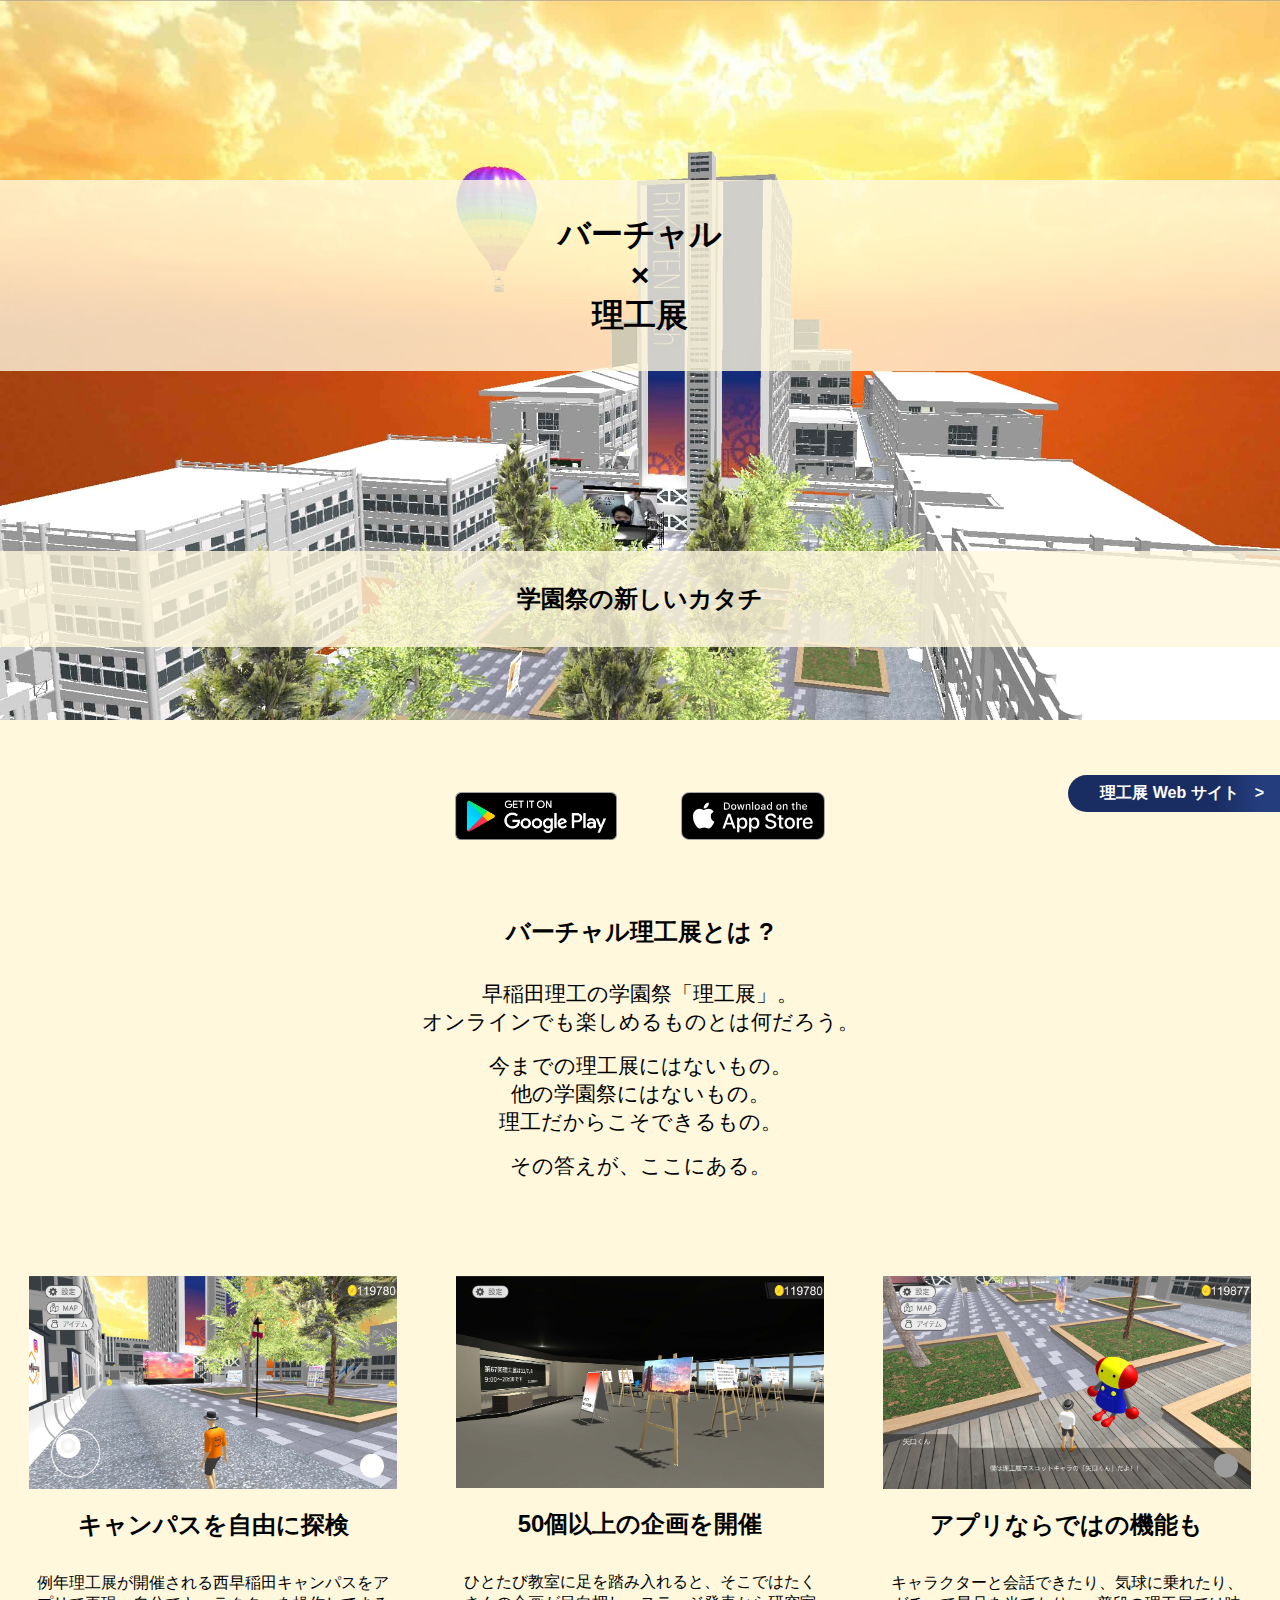
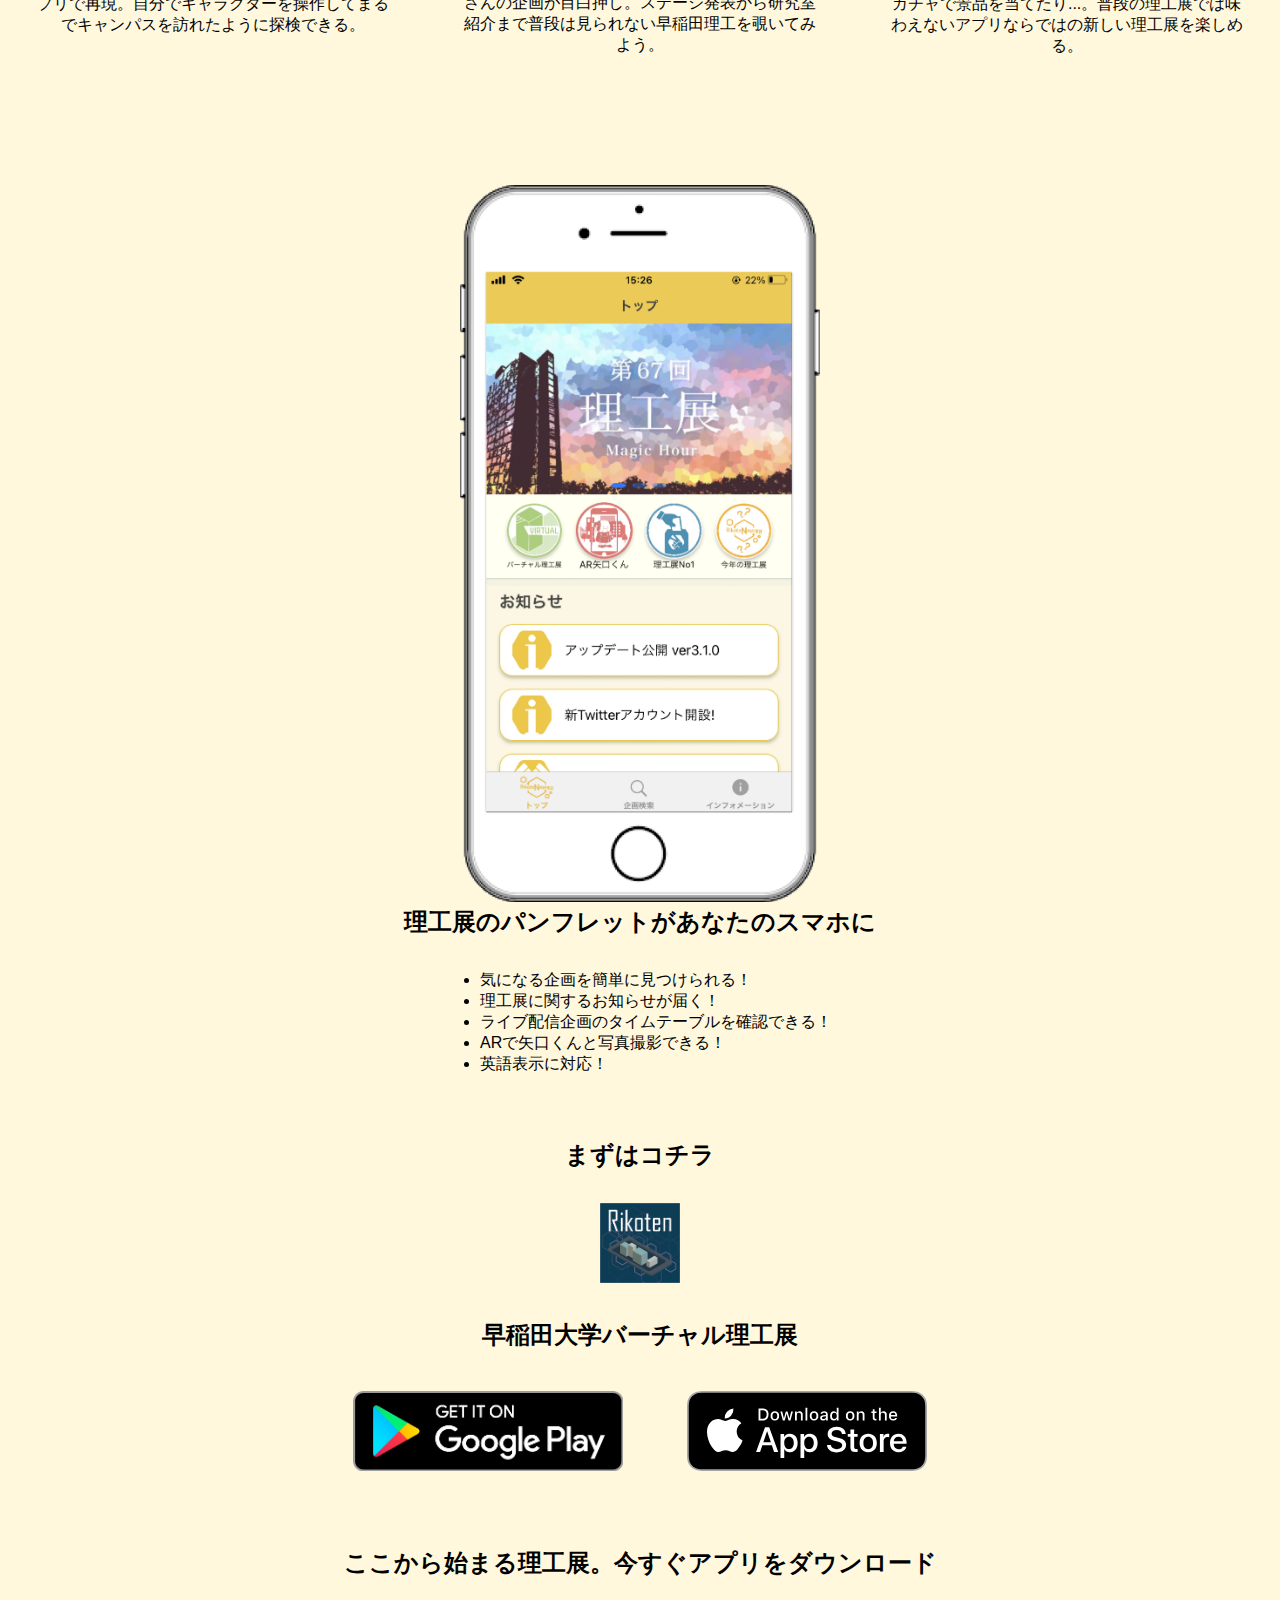
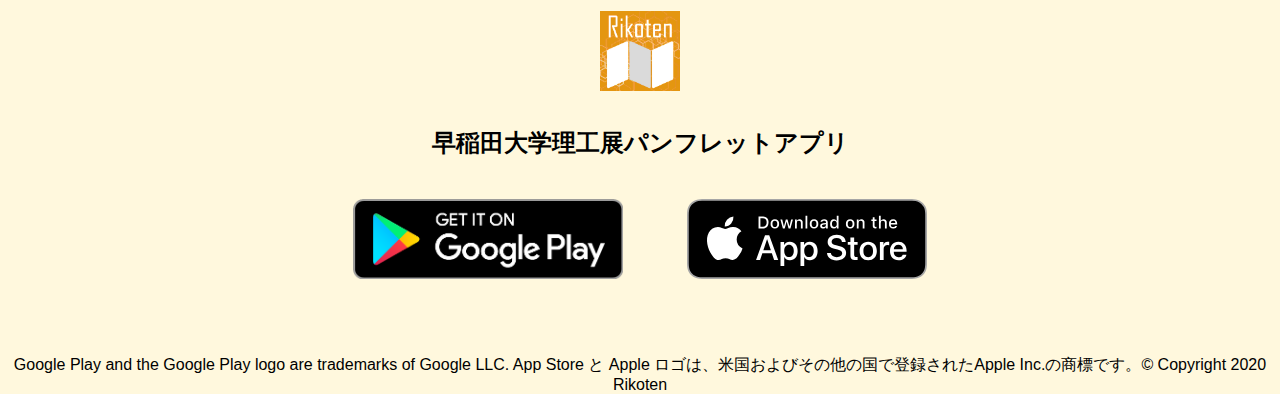
<file: index.html>
<!DOCTYPE html>
<html lang='en'>
<head>
    <meta charset='UTF-8'>
    <meta name='viewport' content='width=device-width, initial-scale=1.0'>
    <title>理工展アプリ</title>

    <link rel='stylesheet' href='./style.css'>
</head>
<body>
    <a class='main-site' href='https://rikoten.com'>理工展 Web サイト</a>
    <div class='top-cover'>
        <h1>バーチャル<br>×<br>理工展</h1>
        <p>学園祭の新しいカタチ</p>
    </div>
    <div class='store-links'>
        <a href='https://play.google.com/store/apps/details?id=com.RikotenRenrakukai.VirtualRikoten' target='_blank' rel='noopener noreferrer'><img alt='Google Play へのリンク' src='./store-logo/googleplay.png'></a>
        <a href='https://apps.apple.com/jp/app/%E6%97%A9%E7%A8%B2%E7%94%B0%E5%A4%A7%E5%AD%A6%E3%83%90%E3%83%BC%E3%83%81%E3%83%A3%E3%83%AB%E7%90%86%E5%B7%A5%E5%B1%95%E3%82%A2%E3%83%97%E3%83%AA/id1536308614' target='_blank' rel='noopener noreferrer'><img alt='App Store へのリンク' src='./store-logo/appstore.svg'></a>
    </div>
    <div class='description'>
        <h1>バーチャル理工展とは ?</h1>
        <p>早稲田理工の学園祭「理工展」。<br>オンラインでも楽しめるものとは何だろう。</p>
        <p>今までの理工展にはないもの。<br>他の学園祭にはないもの。<br>理工だからこそできるもの。</p>
        <p>その答えが、ここにある。</p>
    </div>
    <div class='features'>
        <ul>
            <li>
                <img src='./images/features-1.jpg'>
                <h2>キャンパスを自由に探検</h2>
                <p>例年理工展が開催される西早稲田キャンパスをアプリで再現。自分でキャラクターを操作してまるでキャンパスを訪れたように探検できる。</p>
            </li>
            <li>
                <img src='./images/features-2.jpg'>
                <h2>50個以上の企画を開催</h2>
                <p>ひとたび教室に足を踏み入れると、そこではたくさんの企画が目白押し。ステージ発表から研究室紹介まで普段は見られない早稲田理工を覗いてみよう。</p>
            </li>
            <li>
                <img src='./images/features-3.jpg'>
                <h2>アプリならではの機能も</h2>
                <p>キャラクターと会話できたり、気球に乗れたり、ガチャで景品を当てたり...。普段の理工展では味わえないアプリならではの新しい理工展を楽しめる。</p>
            </li>
        </ul>
    </div>
    <div class='pamph-description'>
        <picture>
            <source type='image/webp' srcset='./images/pamphlet-screen.webp'>
            <img src='./images/pamphlet-screen.jpg' alt='パンフレットアプリのスクリーンショット'>
        </picture>
        <h2>理工展のパンフレットがあなたのスマホに</h2>
        <ul>
            <li>気になる企画を簡単に見つけられる！</li>
            <li>理工展に関するお知らせが届く！</li>
            <li>ライブ配信企画のタイムテーブルを確認できる！</li>
            <li>ARで矢口くんと写真撮影できる！</li>
            <li>英語表示に対応！</li>
        </ul>
    </div>
    <div class='app-links'>
        <div>
            <h2>まずはコチラ</h2>
            <img alt='アプリのロゴ画像' class='app-logo' src='./app-logo/main-logo.jpg'>
            <h2>早稲田大学バーチャル理工展</h2>
            <div class='store-links'>
                <a href='https://play.google.com/store/apps/details?id=com.RikotenRenrakukai.VirtualRikoten' target='_blank' rel='noopener noreferrer'><img alt='Google Play へのリンク' src='./store-logo/googleplay.png'></a>
                <a href='https://apps.apple.com/jp/app/%E6%97%A9%E7%A8%B2%E7%94%B0%E5%A4%A7%E5%AD%A6%E3%83%90%E3%83%BC%E3%83%81%E3%83%A3%E3%83%AB%E7%90%86%E5%B7%A5%E5%B1%95%E3%82%A2%E3%83%97%E3%83%AA/id1536308614' target='_blank' rel='noopener noreferrer'><img alt='App Store へのリンク' src='./store-logo/appstore.svg'></a>
            </div>
        </div>
        <div>
            <h2>ここから始まる理工展。今すぐアプリをダウンロード</h2>
            <img alt='アプリのロゴ画像' class='app-logo' src='./app-logo/pamphlet-logo.jpg'>
            <h2>早稲田大学理工展パンフレットアプリ</h2>
            <div class='store-links'>
                <a href='https://play.google.com/store/apps/details?id=com.rikoten.AndroidApp2018new' target='_blank' rel='noopener noreferrer'><img alt='Google Play へのリンク' src='./store-logo/googleplay.png'></a>
                <a href='https://apps.apple.com/jp/app/%E6%97%A9%E7%A8%B2%E7%94%B0%E5%A4%A7%E5%AD%A6%E7%90%86%E5%B7%A5%E5%B1%95%E3%83%91%E3%83%B3%E3%83%95%E3%83%AC%E3%83%83%E3%83%88%E3%82%A2%E3%83%97%E3%83%AA/id1438321497' target='_blank' rel='noopener noreferrer'><img alt='App Store へのリンク' src='./store-logo/appstore.svg'></a>
            </div>
        </div>
    </div>
    <div class='pamphlet-app-links'></div>
    <footer>Google Play and the Google Play logo are trademarks of Google LLC. App Store と Apple ロゴは、米国およびその他の国で登録されたApple Inc.の商標です。© Copyright 2020 Rikoten</footer>
</body>
</html>
</file>
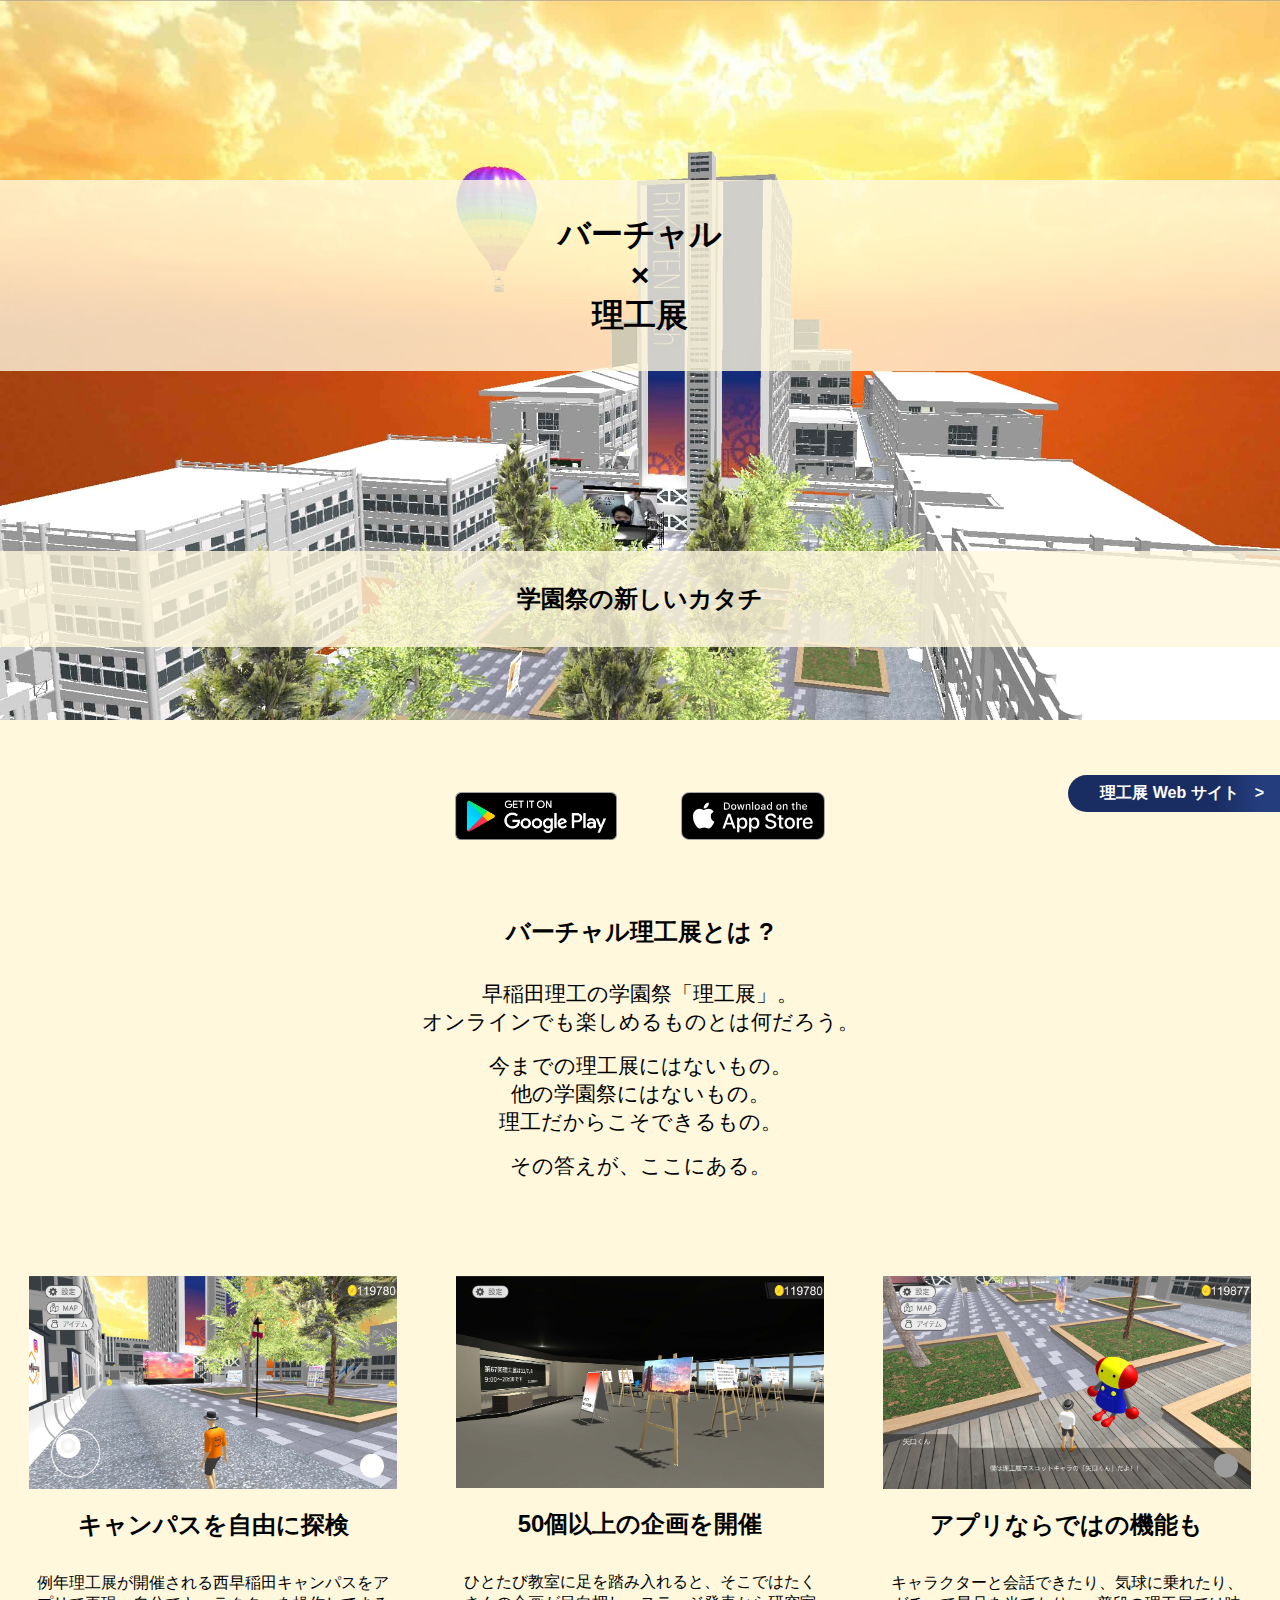
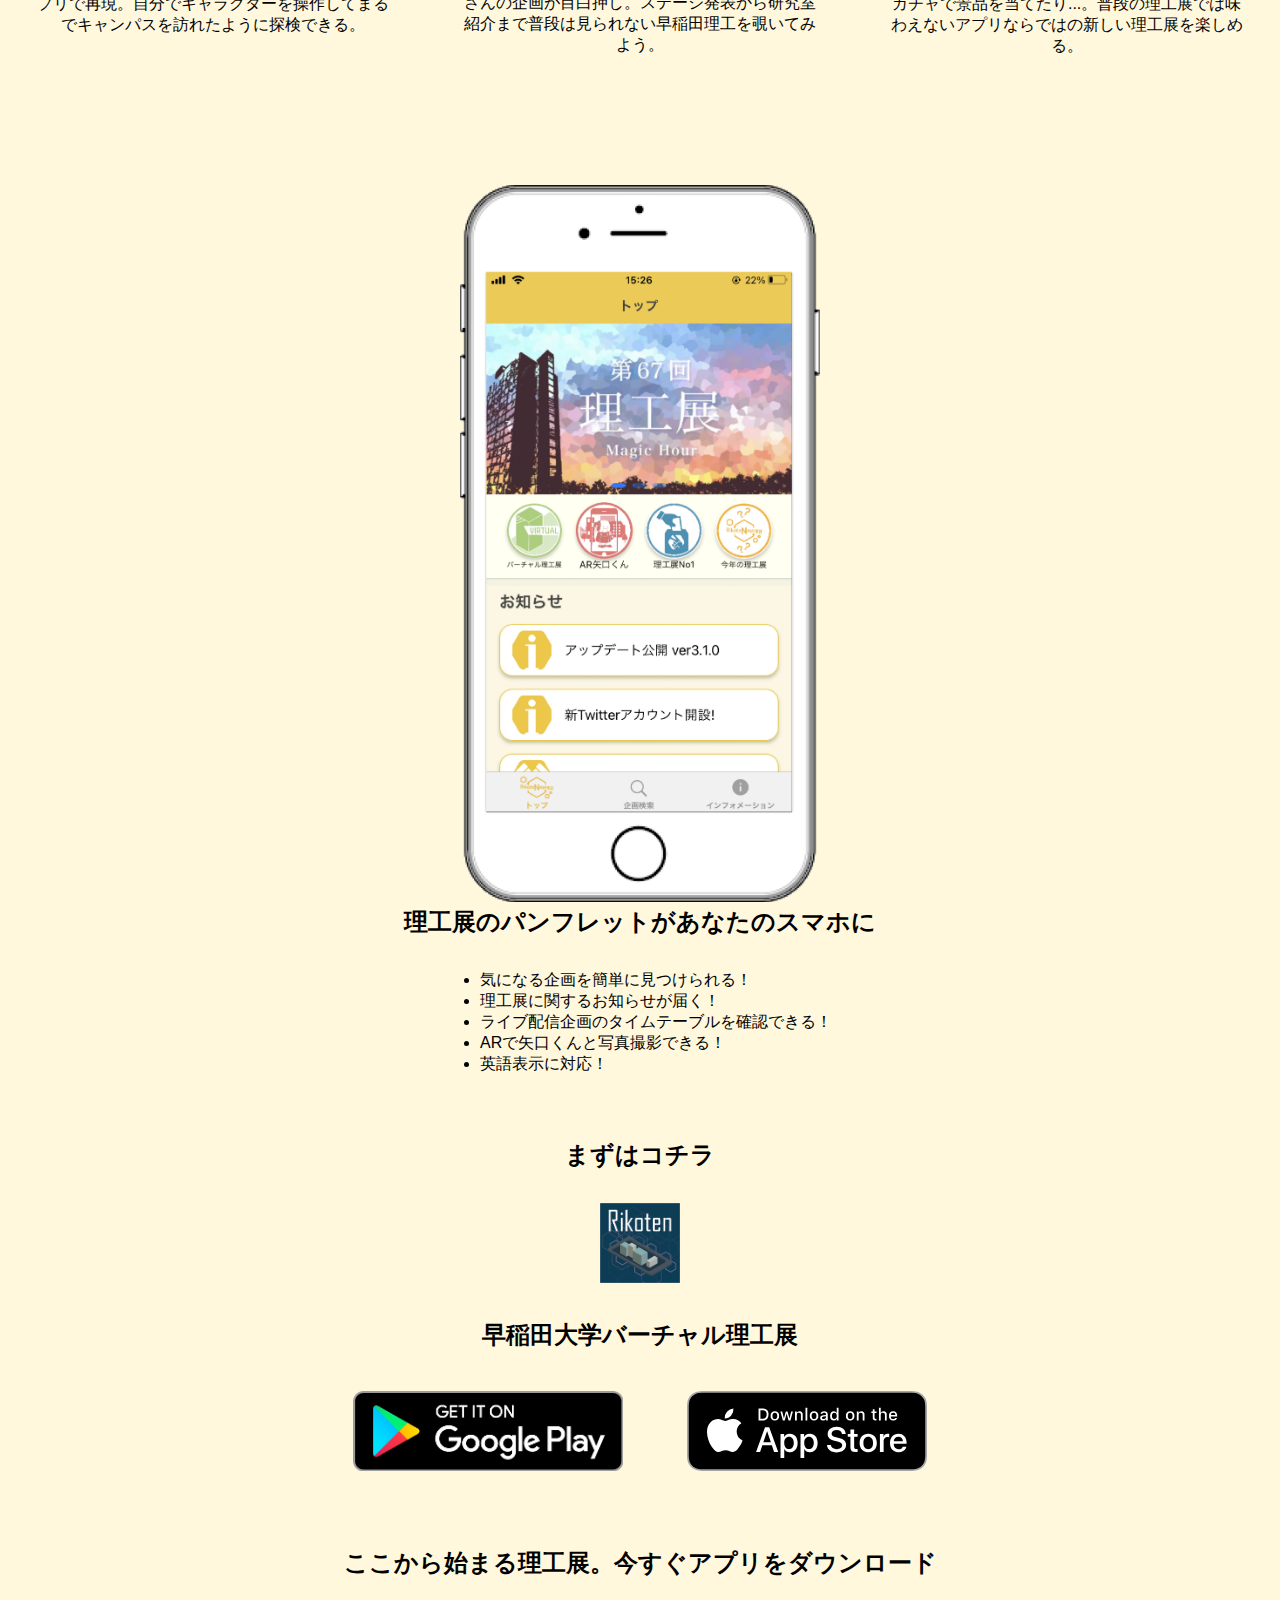
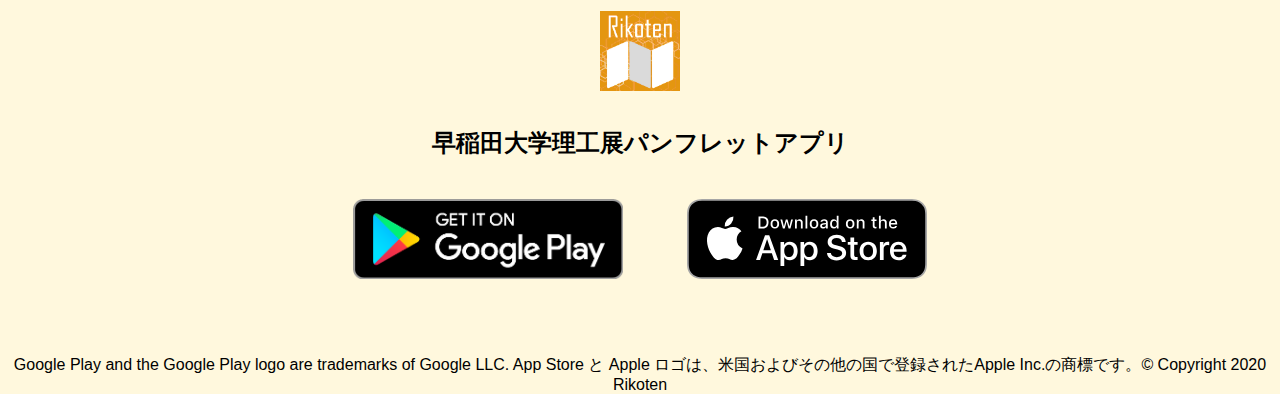
<file: )をご覧ください/index.html>
<!DOCTYPE html>
<html lang='ja'>
<head>
    <meta charset='UTF-8'>
    <meta name='viewport' content='width=device-width, initial-scale=1.0'>
    <title>Moved</title>
</head>
<body>
    <script>
        location.replace('/')
    </script>

    Moved. <a href='./'>https://app-2020.rikoten.com</a>
</body>
</html>
</file>
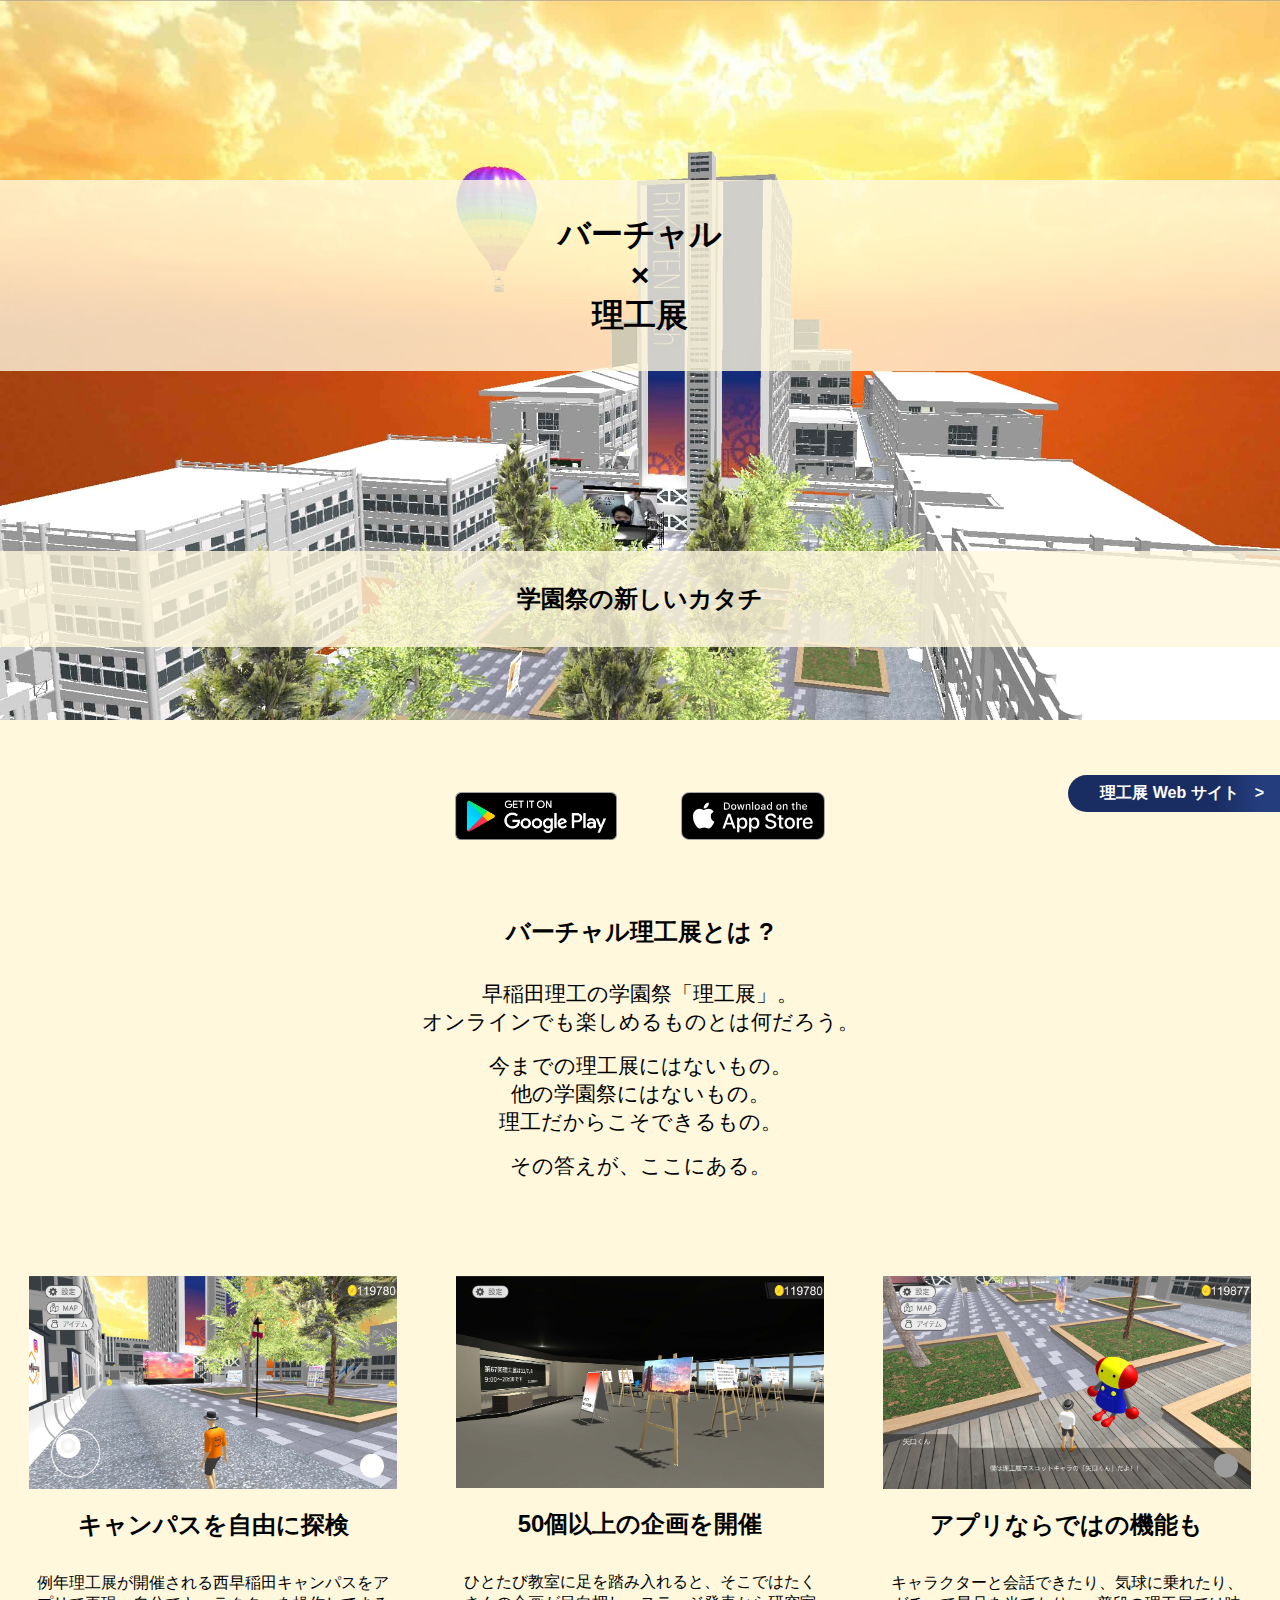
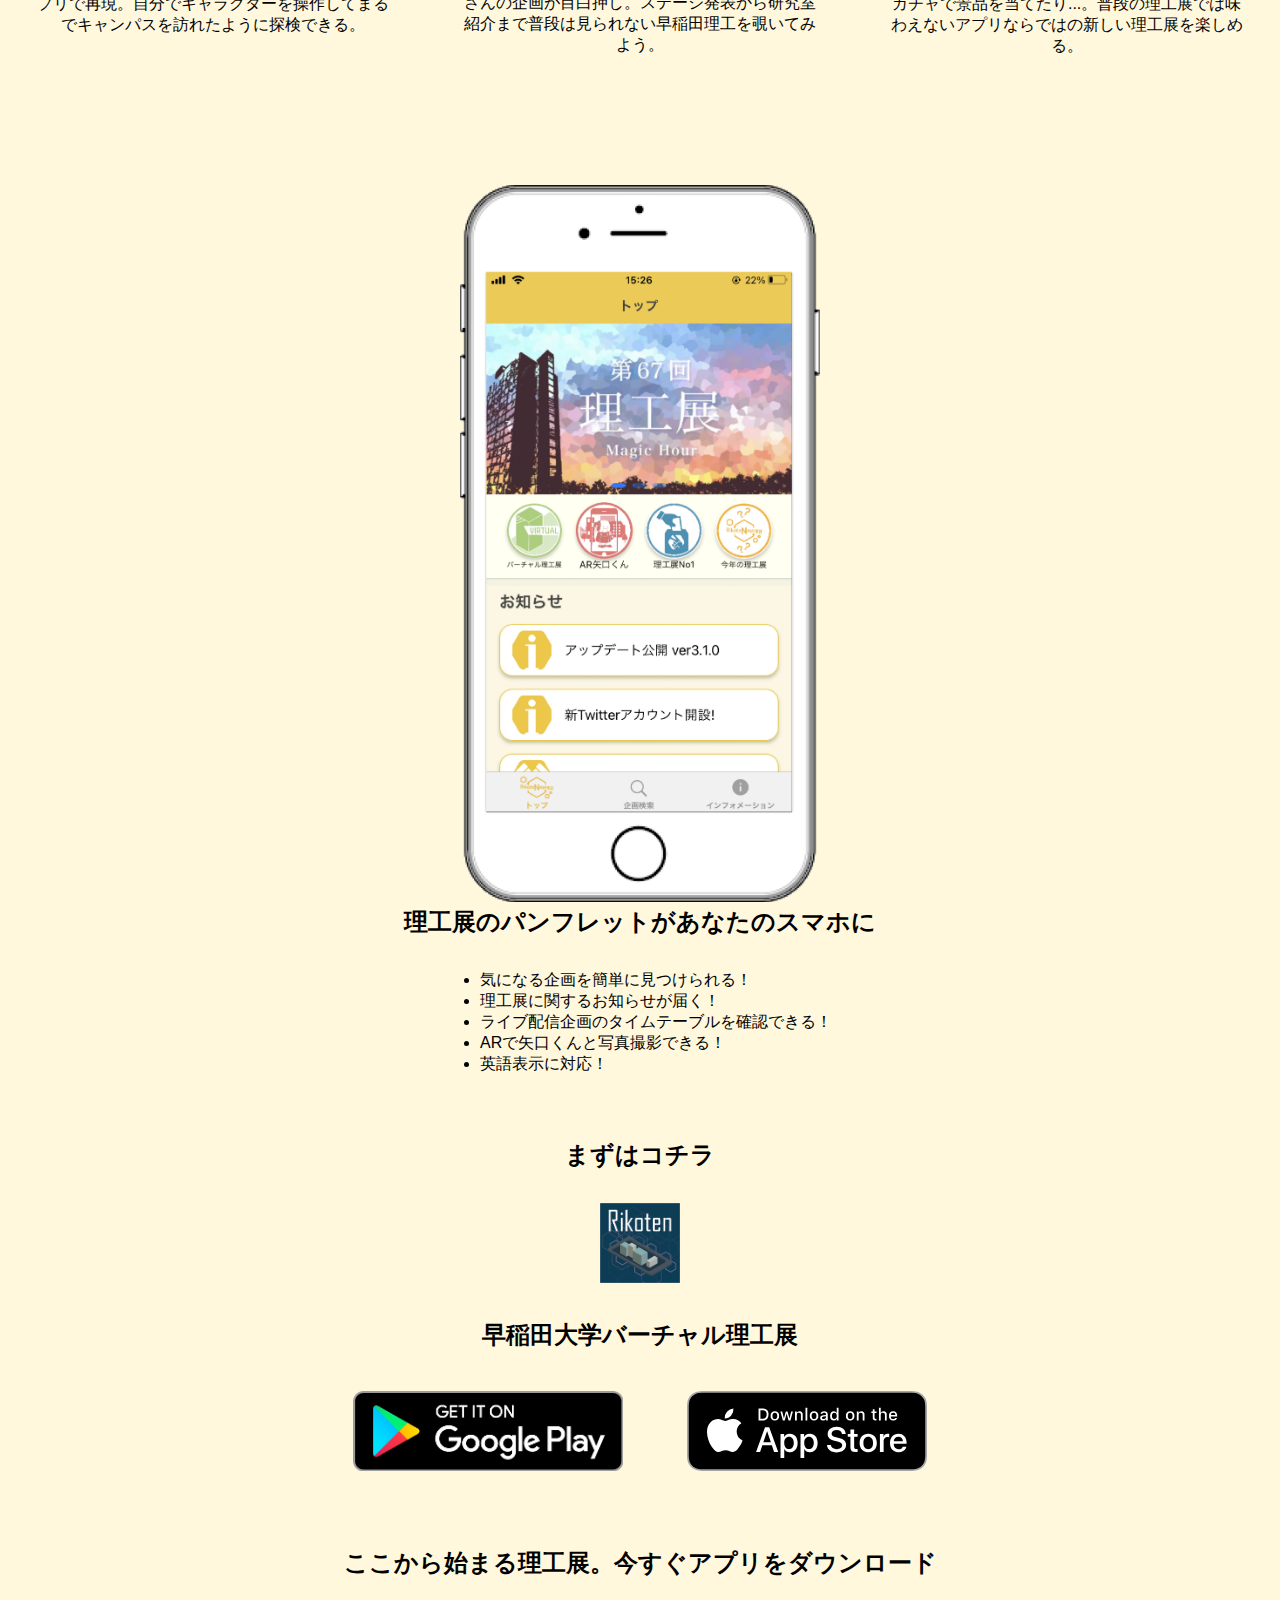
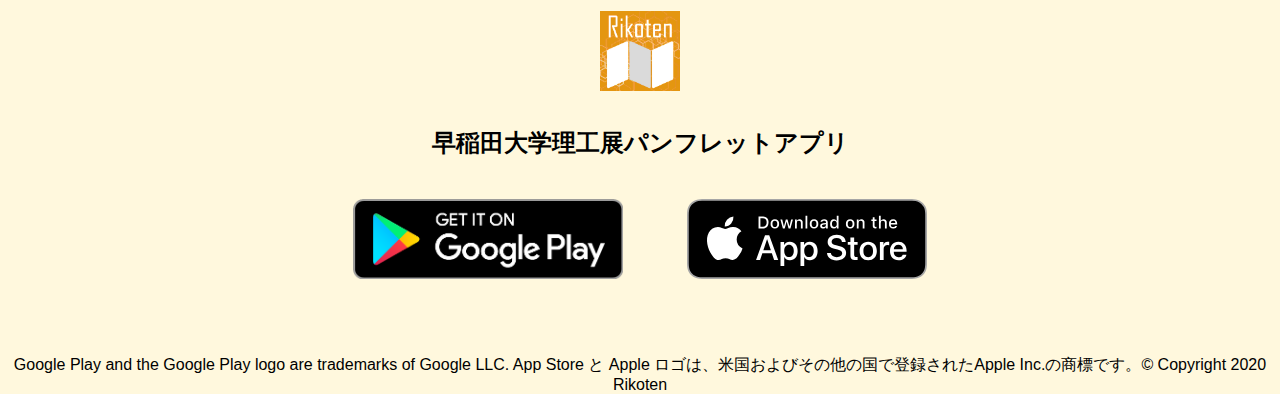
<file: landing.html>
<!DOCTYPE html>
<html lang='ja'>
<head>
    <meta charset='UTF-8'>
    <meta name='viewport' content='width=device-width, initial-scale=1.0'>
    <title>Moved</title>
</head>
<body>
    <script>
        location.replace('./')
    </script>

    Moved. <a href='./'>https://app-2020.rikoten.com</a>
</body>
</html>
</file>
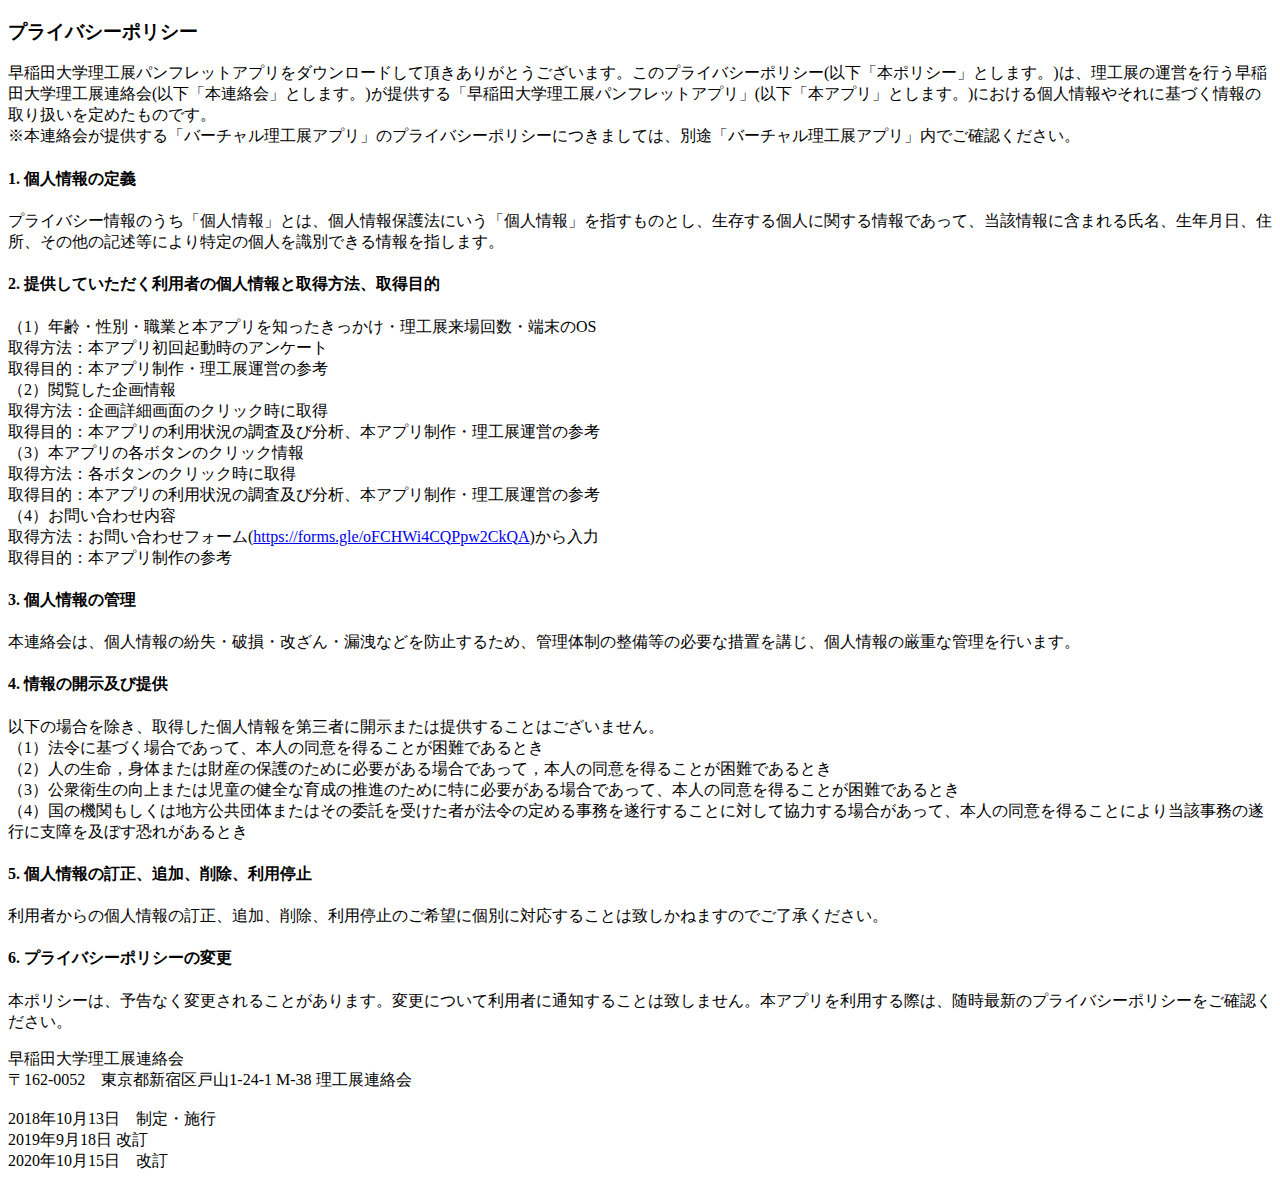
<file: policy/pamphlet/policy.html>
<!DOCTYPE html>
<html lang = "ja">
  <head>
    <title>プライバシーポリシー - 早稲田大学理工展パンフレットアプリ</title>
  </head>
  <body>
    <h3>プライバシーポリシー</h3>
    <p>
      早稲田大学理工展パンフレットアプリをダウンロードして頂きありがとうございます。このプライバシーポリシー(以下「本ポリシー」とします。)は、理工展の運営を行う早稲田大学理工展連絡会(以下「本連絡会」とします。)が提供する「早稲田大学理工展パンフレットアプリ」(以下「本アプリ」とします。)における個人情報やそれに基づく情報の取り扱いを定めたものです。<br>
      ※本連絡会が提供する「バーチャル理工展アプリ」のプライバシーポリシーにつきましては、別途「バーチャル理工展アプリ」内でご確認ください。
    </p>

    <h4>1.  個人情報の定義</h4>
    <p>プライバシー情報のうち「個人情報」とは、個人情報保護法にいう「個人情報」を指すものとし、生存する個人に関する情報であって、当該情報に含まれる氏名、生年月日、住所、その他の記述等により特定の個人を識別できる情報を指します。</p>

    <h4>2.  提供していただく利用者の個人情報と取得方法、取得目的</h4>
    <p>
      （1）年齢・性別・職業と本アプリを知ったきっかけ・理工展来場回数・端末のOS<br>
      取得方法：本アプリ初回起動時のアンケート<br>
      取得目的：本アプリ制作・理工展運営の参考<br>
      （2）閲覧した企画情報<br>
      取得方法：企画詳細画面のクリック時に取得<br>
      取得目的：本アプリの利用状況の調査及び分析、本アプリ制作・理工展運営の参考<br>
      （3）本アプリの各ボタンのクリック情報<br>
      取得方法：各ボタンのクリック時に取得<br>
      取得目的：本アプリの利用状況の調査及び分析、本アプリ制作・理工展運営の参考<br>
      （4）お問い合わせ内容<br>
      取得方法：お問い合わせフォーム(<a href = "https://forms.gle/oFCHWi4CQPpw2CkQA" rel = "noopener" target = "_blank">https://forms.gle/oFCHWi4CQPpw2CkQA</a>)から入力<br>
      取得目的：本アプリ制作の参考
    </p>

    <h4>3.  個人情報の管理</h4>
    <p>本連絡会は、個人情報の紛失・破損・改ざん・漏洩などを防止するため、管理体制の整備等の必要な措置を講じ、個人情報の厳重な管理を行います。</p>

    <h4>4.  情報の開示及び提供</h4>
    <p>
      以下の場合を除き、取得した個人情報を第三者に開示または提供することはございません。<br>
      （1）法令に基づく場合であって、本人の同意を得ることが困難であるとき<br>
      （2）人の生命，身体または財産の保護のために必要がある場合であって，本人の同意を得ることが困難であるとき<br>
      （3）公衆衛生の向上または児童の健全な育成の推進のために特に必要がある場合であって、本人の同意を得ることが困難であるとき<br>
      （4）国の機関もしくは地方公共団体またはその委託を受けた者が法令の定める事務を遂行することに対して協力する場合があって、本人の同意を得ることにより当該事務の遂行に支障を及ぼす恐れがあるとき<br>
    </p>

    <h4>5.  個人情報の訂正、追加、削除、利用停止</h4>
    <p>利用者からの個人情報の訂正、追加、削除、利用停止のご希望に個別に対応することは致しかねますのでご了承ください。</p>

    <h4>6.  プライバシーポリシーの変更</h4>
    <p>本ポリシーは、予告なく変更されることがあります。変更について利用者に通知することは致しません。本アプリを利用する際は、随時最新のプライバシーポリシーをご確認ください。</p>

    <p>
      早稲田大学理工展連絡会<br>
      〒162-0052　東京都新宿区戸山1-24-1 M-38 理工展連絡会<br>
      <br>
      2018年10月13日　制定・施行<br>
      2019年9月18日    改訂<br>
      2020年10月15日　改訂
    </p>

  </body>
</html>
</file>
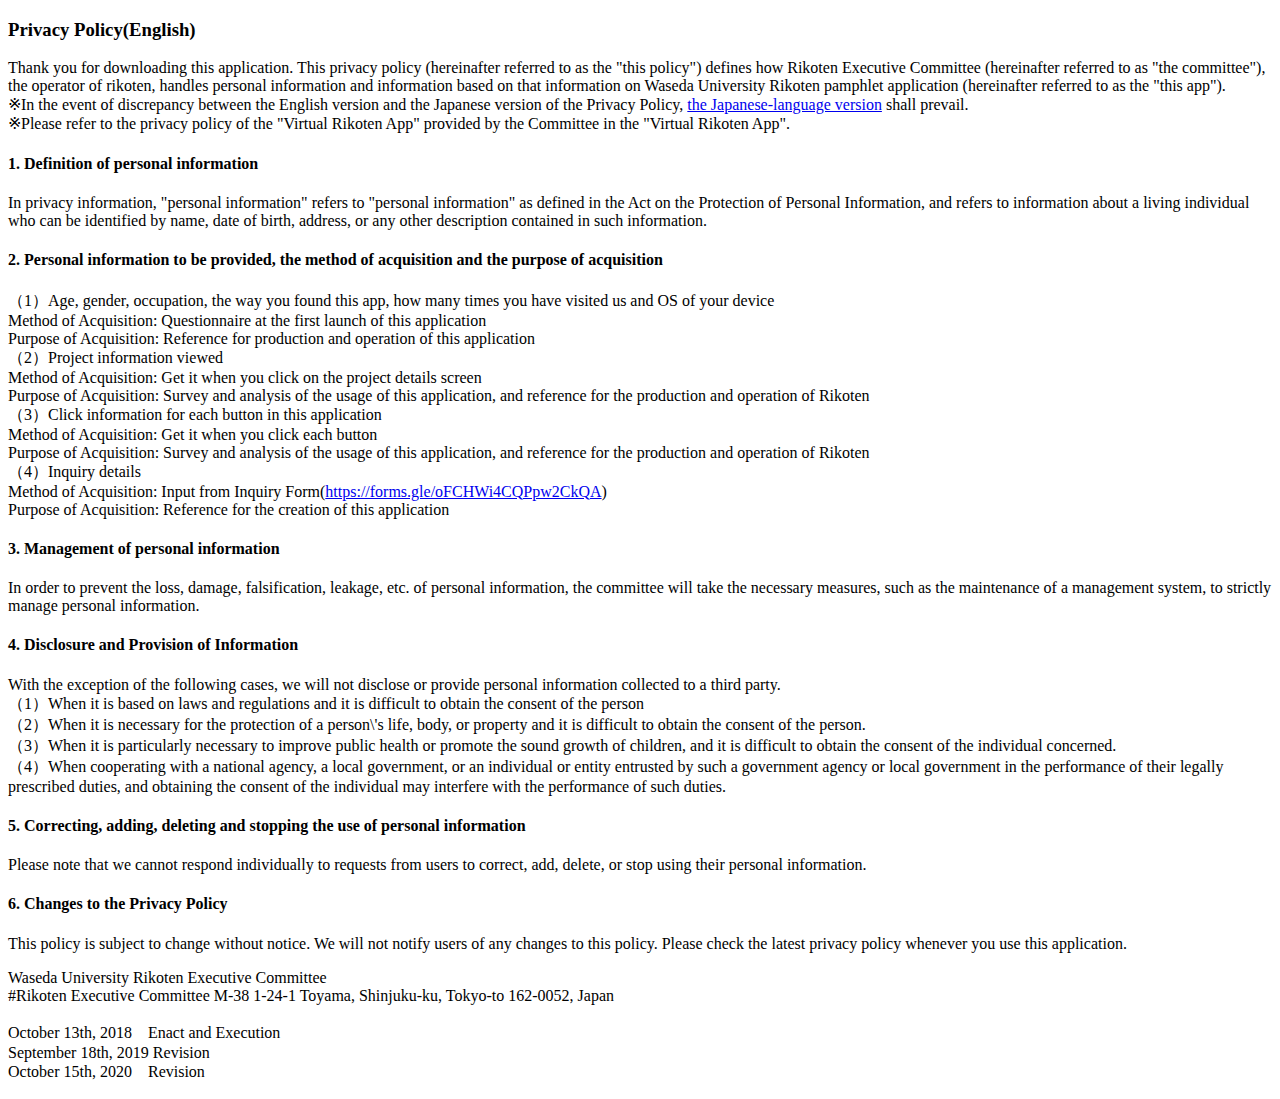
<file: policy/pamphlet/policy_en.html>
<!DOCTYPE html>
<html lang = "en">
  <head>
    <title>Privacy Policy - Waseda University Rikoten Pamphlet App</title>
  </head>
  <body>
    <h3>Privacy Policy(English)</h3>
    <p>
      Thank you for downloading this application. This privacy policy (hereinafter referred to as the "this policy") defines how Rikoten Executive Committee (hereinafter referred to as "the committee"), the operator of rikoten, handles personal information and information based on that information on Waseda University Rikoten pamphlet application (hereinafter referred to as the "this app").<br>
      ※In the event of discrepancy between the English version and the Japanese version of the Privacy Policy, <a href = "https://app-2020.rikoten.com/policy/pamphlet/policy.html" target = "_blank" rel = "noopener">the Japanese-language version</a> shall prevail.<br>
      ※Please refer to the privacy policy of the "Virtual Rikoten App" provided by the Committee in the "Virtual Rikoten App".
    </p>

    <h4>1.  Definition of personal information</h4>
    <p>In privacy information, "personal information" refers to "personal information" as defined in the Act on the Protection of Personal Information, and refers to information about a living individual who can be identified by name, date of birth, address, or any other description contained in such information.</p>

    <h4>2.  Personal information to be provided, the method of acquisition and the purpose of acquisition</h4>
    <p>
      （1）Age, gender, occupation, the way you found this app, how many times you have visited us and OS of your device<br>
      Method of Acquisition: Questionnaire at the first launch of this application<br>
      Purpose of Acquisition: Reference for production and operation of this application<br>
      （2）Project information viewed<br>
      Method of Acquisition: Get it when you click on the project details screen<br>
      Purpose of Acquisition: Survey and analysis of the usage of this application, and reference for the production and operation of Rikoten<br>
      （3）Click information for each button in this application<br>
      Method of Acquisition: Get it when you click each button<br>
      Purpose of Acquisition: Survey and analysis of the usage of this application, and reference for the production and operation of Rikoten<br>
      （4）Inquiry details<br>
      Method of Acquisition: Input from Inquiry Form(<a href = "https://forms.gle/oFCHWi4CQPpw2CkQA" rel = "noopener" target = "_blank">https://forms.gle/oFCHWi4CQPpw2CkQA</a>)<br>
      Purpose of Acquisition: Reference for the creation of this application
    </p>

    <h4>3.  Management of personal information</h4>
    <p>In order to prevent the loss, damage, falsification, leakage, etc. of personal information, the committee will take the necessary measures, such as the maintenance of a management system, to strictly manage personal information.</p>

    <h4>4.  Disclosure and Provision of Information</h4>
    <p>
        With the exception of the following cases, we will not disclose or provide personal information collected to a third party.<br>
      （1）When it is based on laws and regulations and it is difficult to obtain the consent of the person<br>
      （2）When it is necessary for the protection of a person\'s life, body, or property and it is difficult to obtain the consent of the person.<br>
      （3）When it is particularly necessary to improve public health or promote the sound growth of children, and it is difficult to obtain the consent of the individual concerned.<br>
      （4）When cooperating with a national agency, a local government, or an individual or entity entrusted by such a government agency or local government in the performance of their legally prescribed duties, and obtaining the consent of the individual may interfere with the performance of such duties.<br>
    </p>

    <h4>5.  Correcting, adding, deleting and stopping the use of personal information</h4>
    <p>Please note that we cannot respond individually to requests from users to correct, add, delete, or stop using their personal information.</p>

    <h4>6.  Changes to the Privacy Policy</h4>
    <p>This policy is subject to change without notice. We will not notify users of any changes to this policy. Please check the latest privacy policy whenever you use this application.</p>

    <p>
      Waseda University Rikoten Executive Committee<br>
      #Rikoten Executive Committee M-38 1-24-1 Toyama, Shinjuku-ku, Tokyo-to 162-0052, Japan<br>
      <br>
      October 13th, 2018　Enact and Execution<br>
      September 18th, 2019 Revision<br>
      October 15th, 2020　Revision
    </p>

  </body>
</html>
</file>
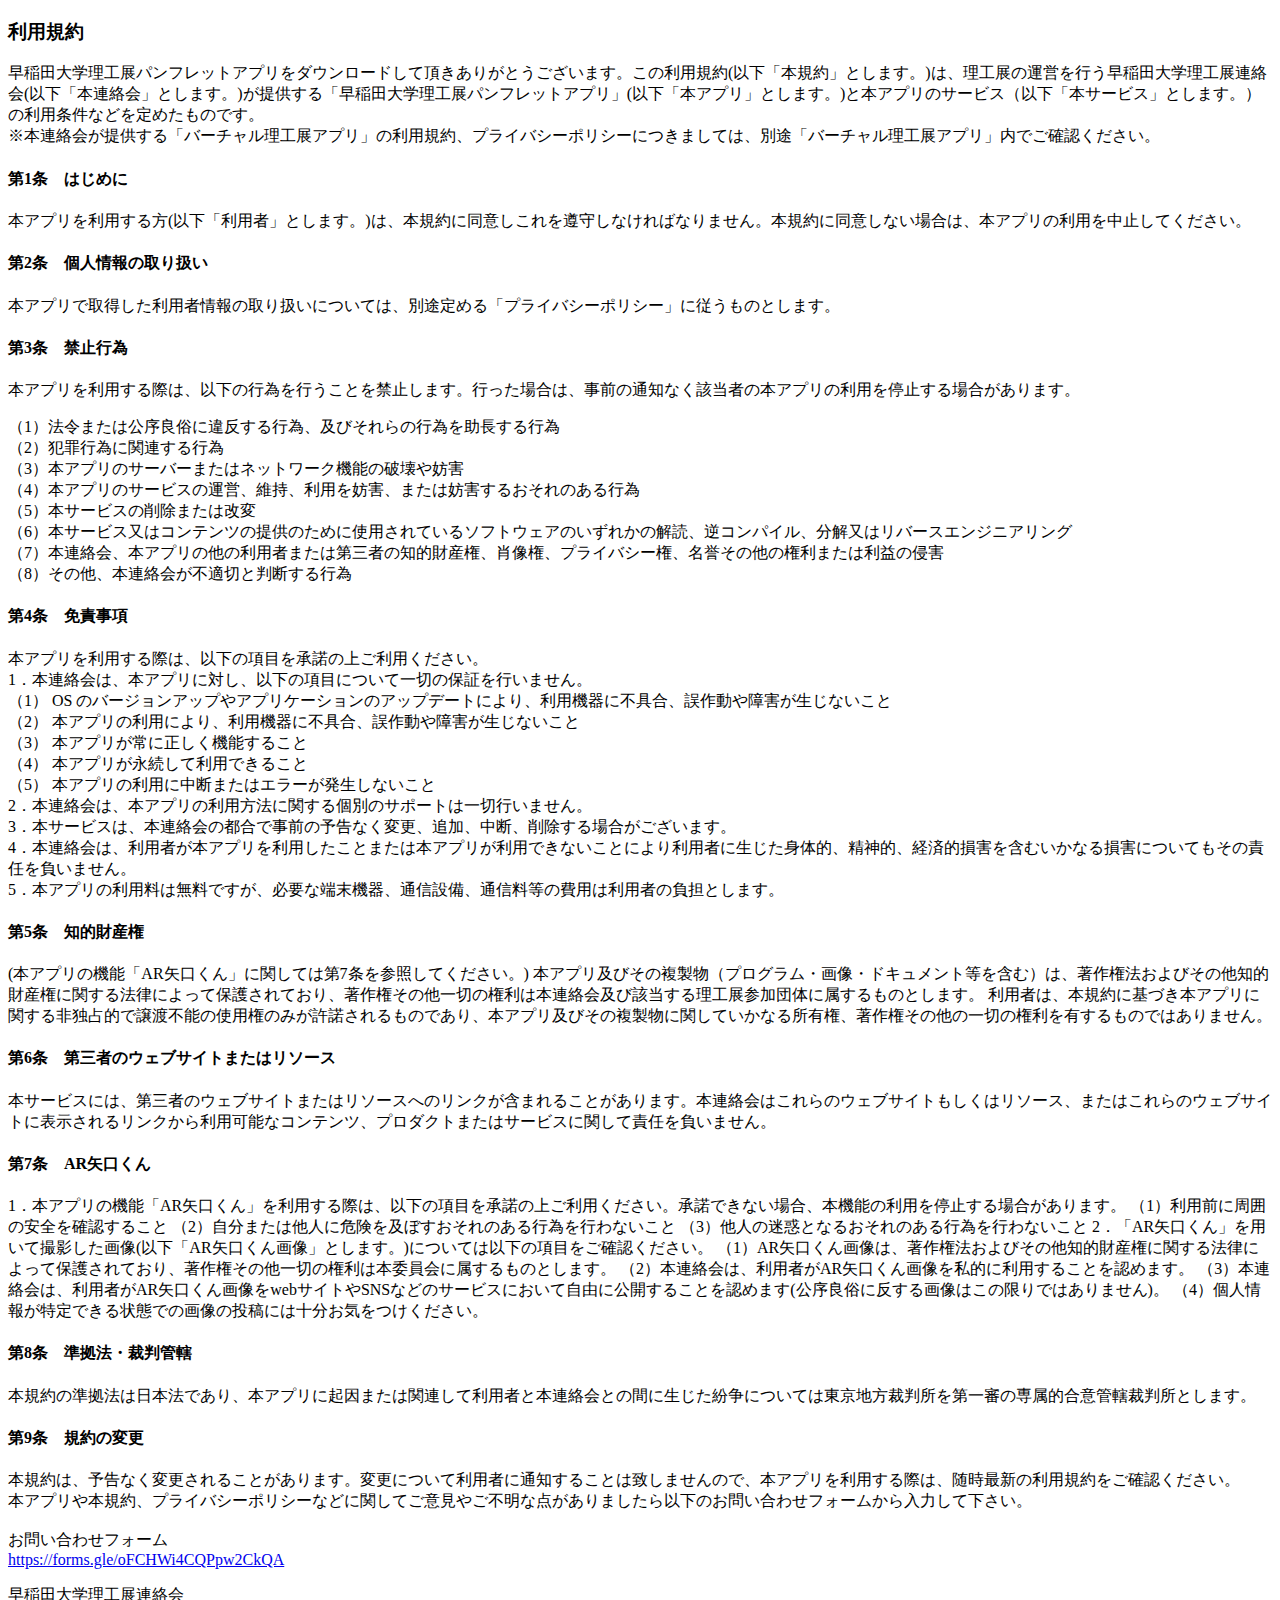
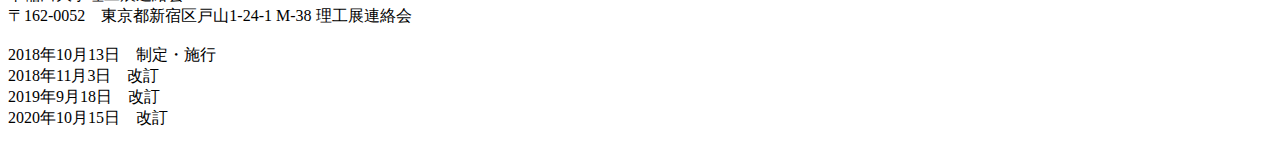
<file: policy/pamphlet/terms.html>
<!DOCTYPE html>
<html lang = "ja">
  <head>
    <title>利用規約 - 早稲田大学理工展パンフレットアプリ</title>
  </head>
  <body>
    <h3>利用規約</h3>
    <p>
      早稲田大学理工展パンフレットアプリをダウンロードして頂きありがとうございます。この利用規約(以下「本規約」とします。)は、理工展の運営を行う早稲田大学理工展連絡会(以下「本連絡会」とします。)が提供する「早稲田大学理工展パンフレットアプリ」(以下「本アプリ」とします。)と本アプリのサービス（以下「本サービス」とします。）の利用条件などを定めたものです。<br>
      ※本連絡会が提供する「バーチャル理工展アプリ」の利用規約、プライバシーポリシーにつきましては、別途「バーチャル理工展アプリ」内でご確認ください。
    </p>

    <h4>第1条　はじめに</h4>
    <p>本アプリを利用する方(以下「利用者」とします。)は、本規約に同意しこれを遵守しなければなりません。本規約に同意しない場合は、本アプリの利用を中止してください。</p>

    <h4>第2条　個人情報の取り扱い</h4>
    <p>本アプリで取得した利用者情報の取り扱いについては、別途定める「プライバシーポリシー」に従うものとします。</p>

    <h4>第3条　禁止行為</h4>
    <p>
      本アプリを利用する際は、以下の行為を行うことを禁止します。行った場合は、事前の通知なく該当者の本アプリの利用を停止する場合があります。
    </p>
    <p>
      （1）法令または公序良俗に違反する行為、及びそれらの行為を助長する行為<br>
      （2）犯罪行為に関連する行為<br>
      （3）本アプリのサーバーまたはネットワーク機能の破壊や妨害<br>
      （4）本アプリのサービスの運営、維持、利用を妨害、または妨害するおそれのある行為<br>
      （5）本サービスの削除または改変<br>
      （6）本サービス又はコンテンツの提供のために使用されているソフトウェアのいずれかの解読、逆コンパイル、分解又はリバースエンジニアリング<br>
      （7）本連絡会、本アプリの他の利用者または第三者の知的財産権、肖像権、プライバシー権、名誉その他の権利または利益の侵害<br>
      （8）その他、本連絡会が不適切と判断する行為
    </p>

    <h4>第4条　免責事項</h4>
    <p>
      本アプリを利用する際は、以下の項目を承諾の上ご利用ください。<br>
      1．本連絡会は、本アプリに対し、以下の項目について一切の保証を行いません。<br>
      （1） OS のバージョンアップやアプリケーションのアップデートにより、利用機器に不具合、誤作動や障害が生じないこと<br>
      （2） 本アプリの利用により、利用機器に不具合、誤作動や障害が生じないこと<br>
      （3） 本アプリが常に正しく機能すること<br>
      （4） 本アプリが永続して利用できること<br>
      （5） 本アプリの利用に中断またはエラーが発生しないこと<br>
      2．本連絡会は、本アプリの利用方法に関する個別のサポートは一切行いません。<br>
      3．本サービスは、本連絡会の都合で事前の予告なく変更、追加、中断、削除する場合がございます。<br>
      4．本連絡会は、利用者が本アプリを利用したことまたは本アプリが利用できないことにより利用者に生じた身体的、精神的、経済的損害を含むいかなる損害についてもその責任を負いません。<br>
      5．本アプリの利用料は無料ですが、必要な端末機器、通信設備、通信料等の費用は利用者の負担とします。
    </p>

    <h4>第5条　知的財産権</h4>
    <p>
      (本アプリの機能「AR矢口くん」に関しては第7条を参照してください。)
      本アプリ及びその複製物（プログラム・画像・ドキュメント等を含む）は、著作権法およびその他知的財産権に関する法律によって保護されており、著作権その他一切の権利は本連絡会及び該当する理工展参加団体に属するものとします。
      利用者は、本規約に基づき本アプリに関する非独占的で譲渡不能の使用権のみが許諾されるものであり、本アプリ及びその複製物に関していかなる所有権、著作権その他の一切の権利を有するものではありません。
    </p>

    <h4>第6条　第三者のウェブサイトまたはリソース</h4>
    <p>本サービスには、第三者のウェブサイトまたはリソースへのリンクが含まれることがあります。本連絡会はこれらのウェブサイトもしくはリソース、またはこれらのウェブサイトに表示されるリンクから利用可能なコンテンツ、プロダクトまたはサービスに関して責任を負いません。</p>

    <h4>第7条　AR矢口くん</h4>
    <p>
      1．本アプリの機能「AR矢口くん」を利用する際は、以下の項目を承諾の上ご利用ください。承諾できない場合、本機能の利用を停止する場合があります。
      （1）利用前に周囲の安全を確認すること
      （2）自分または他人に危険を及ぼすおそれのある行為を行わないこと
      （3）他人の迷惑となるおそれのある行為を行わないこと
      2．「AR矢口くん」を用いて撮影した画像(以下「AR矢口くん画像」とします。)については以下の項目をご確認ください。
      （1）AR矢口くん画像は、著作権法およびその他知的財産権に関する法律によって保護されており、著作権その他一切の権利は本委員会に属するものとします。
      （2）本連絡会は、利用者がAR矢口くん画像を私的に利用することを認めます。
      （3）本連絡会は、利用者がAR矢口くん画像をwebサイトやSNSなどのサービスにおいて自由に公開することを認めます(公序良俗に反する画像はこの限りではありません)。
      （4）個人情報が特定できる状態での画像の投稿には十分お気をつけください。
    </p>

    <h4>第8条　準拠法・裁判管轄</h4>
    <p>本規約の準拠法は日本法であり、本アプリに起因または関連して利用者と本連絡会との間に生じた紛争については東京地方裁判所を第一審の専属的合意管轄裁判所とします。</p>

    <h4>第9条　規約の変更</h4>
    <p>
      本規約は、予告なく変更されることがあります。変更について利用者に通知することは致しませんので、本アプリを利用する際は、随時最新の利用規約をご確認ください。<br>
      本アプリや本規約、プライバシーポリシーなどに関してご意見やご不明な点がありましたら以下のお問い合わせフォームから入力して下さい。<br>
      <br>
      お問い合わせフォーム<br>
      <a href = "https://forms.gle/oFCHWi4CQPpw2CkQA" target = "_blank" rel = "noopener">https://forms.gle/oFCHWi4CQPpw2CkQA</a><br>
    </p>
    <p>
      早稲田大学理工展連絡会<br>
      〒162-0052　東京都新宿区戸山1-24-1 M-38 理工展連絡会<br>
      <br>
      2018年10月13日　制定・施行<br>
      2018年11月3日　改訂<br>
      2019年9月18日　改訂<br>
      2020年10月15日　改訂
    </p>
  </body>
</html>
</file>
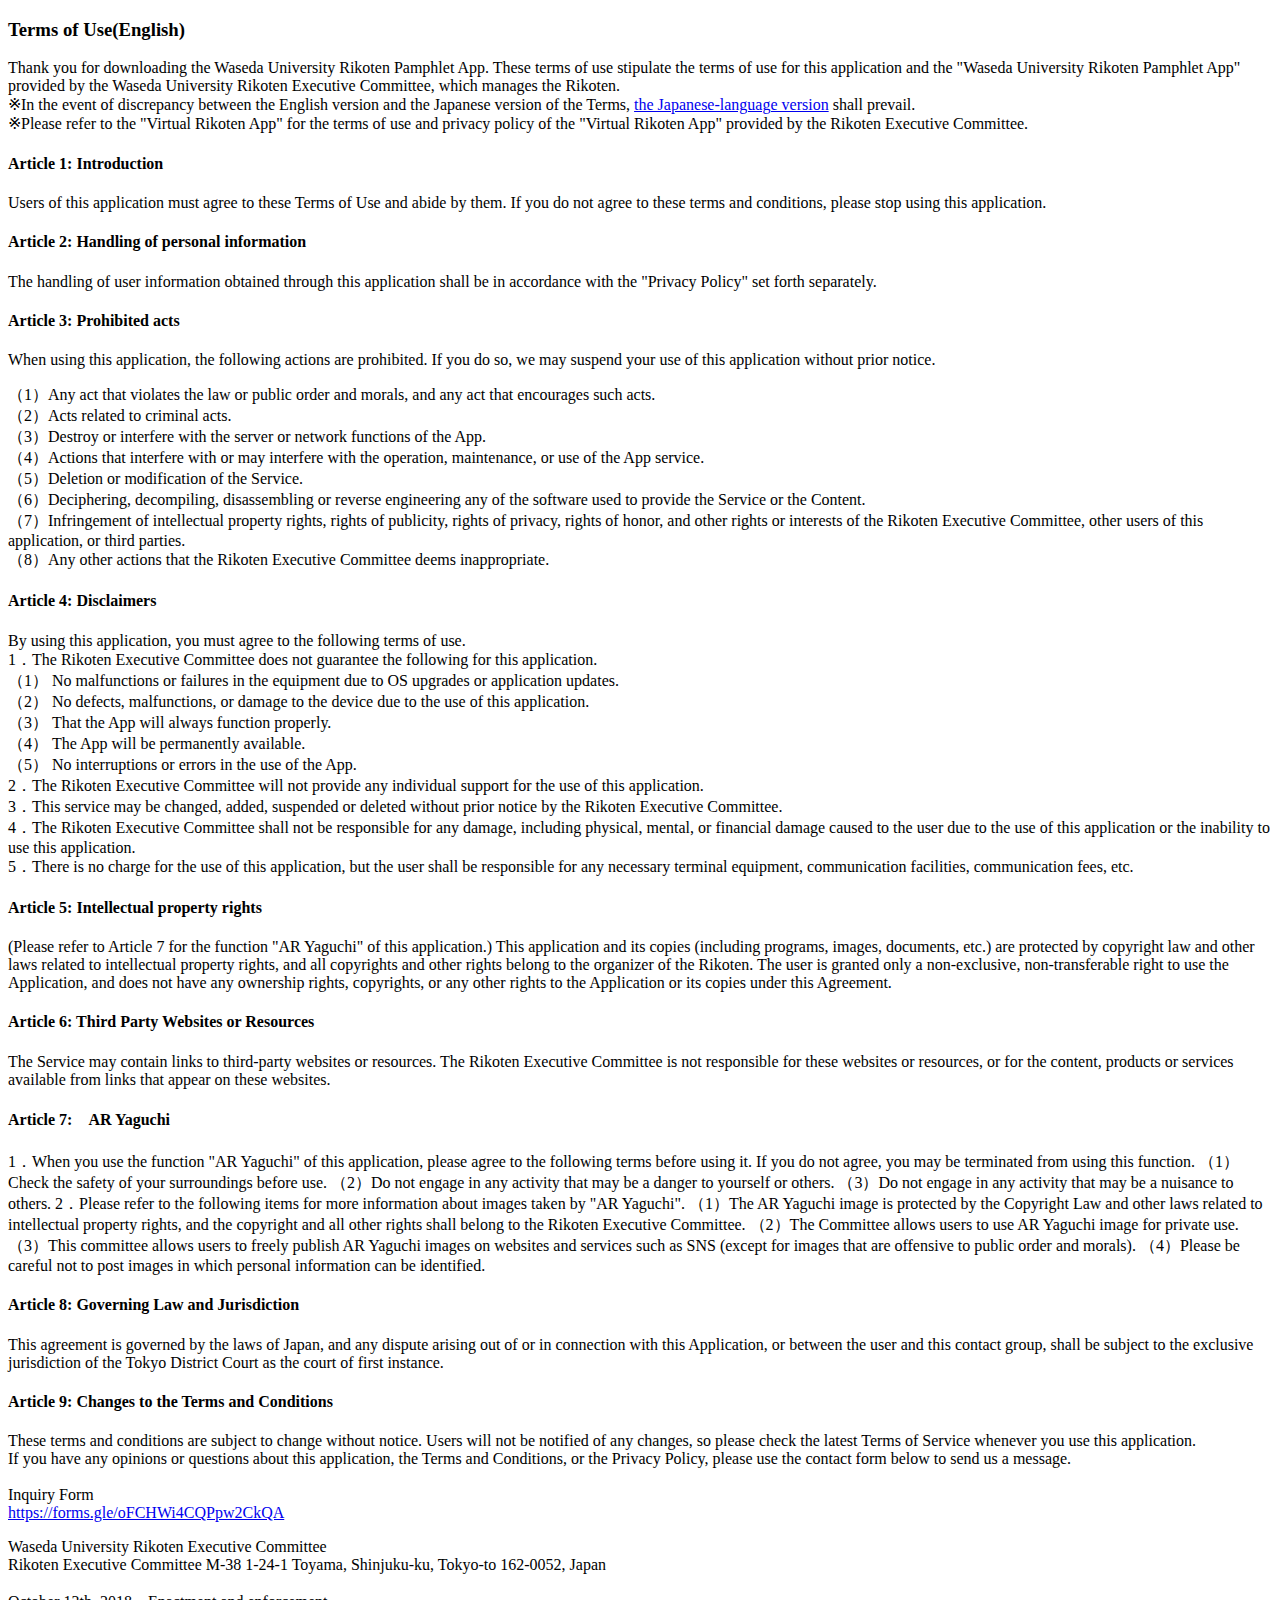
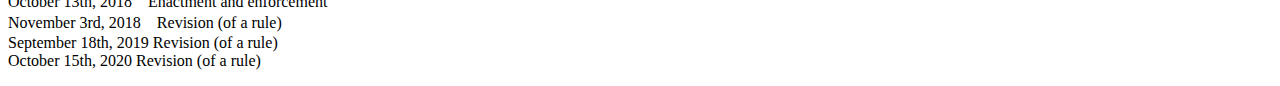
<file: policy/pamphlet/terms_en.html>
<!DOCTYPE html>
<html lang = "en">
  <head>
    <title>Terms of Use - Waseda University Rikoten Pamphlet App</title>
  </head>
  <body>
    <h3>Terms of Use(English)</h3>
    <p>
      Thank you for downloading the Waseda University Rikoten Pamphlet App. These terms of use stipulate the terms of use for this application and the "Waseda University Rikoten Pamphlet App" provided by the Waseda University Rikoten Executive Committee, which manages the Rikoten.<br>
      ※In the event of discrepancy between the English version and the Japanese version of the Terms, <a href = "https://app-2020.rikoten.com/policy/pamphlet/terms.html" target = "_blank" rel = "noopener">the Japanese-language version</a> shall prevail.<br>
      ※Please refer to the "Virtual Rikoten App" for the terms of use and privacy policy of the "Virtual Rikoten App" provided by the Rikoten Executive Committee.
    </p>

    <h4>Article 1: Introduction</h4>
    <p>Users of this application must agree to these Terms of Use and abide by them. If you do not agree to these terms and conditions, please stop using this application.</p>

    <h4>Article 2: Handling of personal information</h4>
    <p>The handling of user information obtained through this application shall be in accordance with the "Privacy Policy" set forth separately.</p>

    <h4>Article 3: Prohibited acts</h4>
    <p>
        When using this application, the following actions are prohibited. If you do so, we may suspend your use of this application without prior notice.
    </p>
    <p>
      （1）Any act that violates the law or public order and morals, and any act that encourages such acts.<br>
      （2）Acts related to criminal acts.<br>
      （3）Destroy or interfere with the server or network functions of the App.<br>
      （4）Actions that interfere with or may interfere with the operation, maintenance, or use of the App service.<br>
      （5）Deletion or modification of the Service.<br>
      （6）Deciphering, decompiling, disassembling or reverse engineering any of the software used to provide the Service or the Content.<br>
      （7）Infringement of intellectual property rights, rights of publicity, rights of privacy, rights of honor, and other rights or interests of the Rikoten Executive Committee, other users of this application, or third parties.<br>
      （8）Any other actions that the Rikoten Executive Committee deems inappropriate.
    </p>

    <h4>Article 4: Disclaimers</h4>
    <p>
        By using this application, you must agree to the following terms of use.<br>
      1．The Rikoten Executive Committee does not guarantee the following for this application.<br>
      （1） No malfunctions or failures in the equipment due to OS upgrades or application updates.<br>
      （2） No defects, malfunctions, or damage to the device due to the use of this application.<br>
      （3） That the App will always function properly.<br>
      （4） The App will be permanently available.<br>
      （5） No interruptions or errors in the use of the App.<br>
      2．The Rikoten Executive Committee will not provide any individual support for the use of this application.<br>
      3．This service may be changed, added, suspended or deleted without prior notice by the Rikoten Executive Committee.<br>
      4．The Rikoten Executive Committee shall not be responsible for any damage, including physical, mental, or financial damage caused to the user due to the use of this application or the inability to use this application.<br>
      5．There is no charge for the use of this application, but the user shall be responsible for any necessary terminal equipment, communication facilities, communication fees, etc.
    </p>

    <h4>Article 5: Intellectual property rights</h4>
    <p>
        (Please refer to Article 7 for the function "AR Yaguchi" of this application.)
        This application and its copies (including programs, images, documents, etc.) are protected by copyright law and other laws related to intellectual property rights, and all copyrights and other rights belong to the organizer of the Rikoten.
        The user is granted only a non-exclusive, non-transferable right to use the Application, and does not have any ownership rights, copyrights, or any other rights to the Application or its copies under this Agreement.
    </p>

    <h4>Article 6: Third Party Websites or Resources</h4>
    <p>The Service may contain links to third-party websites or resources. The Rikoten Executive Committee is not responsible for these websites or resources, or for the content, products or services available from links that appear on these websites.</p>

    <h4>Article 7:　AR Yaguchi</h4>
    <p>
      1．When you use the function "AR Yaguchi" of this application, please agree to the following terms before using it. If you do not agree, you may be terminated from using this function.
      （1）Check the safety of your surroundings before use.
      （2）Do not engage in any activity that may be a danger to yourself or others.
      （3）Do not engage in any activity that may be a nuisance to others.
      2．Please refer to the following items for more information about images taken by "AR Yaguchi".
      （1）The AR Yaguchi image is protected by the Copyright Law and other laws related to intellectual property rights, and the copyright and all other rights shall belong to the Rikoten Executive Committee.
      （2）The Committee allows users to use AR Yaguchi image for private use.
      （3）This committee allows users to freely publish AR Yaguchi images on websites and services such as SNS (except for images that are offensive to public order and morals).
      （4）Please be careful not to post images in which personal information can be identified.
    </p>

    <h4>Article 8: Governing Law and Jurisdiction</h4>
    <p>This agreement is governed by the laws of Japan, and any dispute arising out of or in connection with this Application, or between the user and this contact group, shall be subject to the exclusive jurisdiction of the Tokyo District Court as the court of first instance.</p>

    <h4>Article 9: Changes to the Terms and Conditions</h4>
    <p>
      These terms and conditions are subject to change without notice. Users will not be notified of any changes, so please check the latest Terms of Service whenever you use this application.<br>
      If you have any opinions or questions about this application, the Terms and Conditions, or the Privacy Policy, please use the contact form below to send us a message.<br>
      <br>
      Inquiry Form<br>
      <a href = "https://forms.gle/oFCHWi4CQPpw2CkQA" target = "_blank" rel = "noopener">https://forms.gle/oFCHWi4CQPpw2CkQA</a><br>
    </p>
    <p>
      Waseda University Rikoten Executive Committee<br>
      Rikoten Executive Committee M-38 1-24-1 Toyama, Shinjuku-ku, Tokyo-to 162-0052, Japan<br>
      <br>
      October 13th, 2018　Enactment and enforcement<br>
      November 3rd, 2018　Revision (of a rule)<br>
      September 18th, 2019 Revision (of a rule)<br>
      October 15th, 2020 Revision (of a rule)
    </p>
  </body>
</html>
</file>
<file: style.css>
* {
    margin: 0;
    box-sizing: border-box;
    font-family: 'Yu Gothic', sans-serif;
}

ul {
    list-style-type: none;
    padding-left: 0;
}

body {
    text-align: center;
    background: #fff8dd;
}

p {
    padding: 0 .5rem;
}

h1, h2 {
    font-size: 1rem;
}

body > * {
    margin-bottom: 4rem;
}

footer {
    margin-bottom: 0;
}

.main-site {
    position: fixed;
    bottom: 1.5rem;
    right: 0;
    background: linear-gradient(to right, #1A2D63 70%, #243D7D 90%);
    color: white;
    font-weight: bold;
    text-decoration: none;
    padding: .5rem 1rem .5rem 2rem;
    border-top-left-radius: 3rem;
    border-bottom-left-radius: 3rem;
    z-index: 100;
}
.main-site::after {
    content: '>';
    padding-left: 1rem;
}

.top-cover {
    background-image: url('./images/top.jpg');
    background-size: cover;
    background-repeat: no-repeat;
    height: 30rem;
}

.top-cover h1 {
    border: 1px solid transparent;
    padding: 2rem 0;
    background: rgba(255, 248, 221, .8);
    font-size: 2rem;
    position: relative;
    top: 4rem;
}

.top-cover p {
    border: 0 solid transparent;
    padding: 1rem 0;
    font-size: 1.5rem;
    background: rgba(255, 248, 221, .8);
    position: relative;
    top: 10rem;
}

.store-links {
    position: relative;
    display: flex;
    justify-content: center;
    flex-wrap: wrap;
}

.store-links img {
    height: 3rem;
    margin: .5rem 2rem;
}

img.app-logo {
    height: 8rem;
}

.description h1 {
    margin-bottom: 2rem;
}

.description p {
    margin-top: 1rem;
}

.features img {
    width: 100%;
}

.features li {
    margin: 2rem auto 4rem auto;
}

.features h2 {
    margin: 1rem auto 2rem auto;
}

.app-links > div {
    margin-bottom: 4rem;
}

.pamph-description img {
    width: 60vw;
    max-width: 360px;
}

.pamph-description h2 {
    margin-bottom: 2rem;
}

.pamph-description ul {
    width: 25rem;
    max-width: 100vw;
    padding-left: 40px;
    margin: auto auto;
    list-style: disc;
}

.pamph-description li {
    text-align: left;
}

@media screen and (min-width: 600px) {
    h1, h2 {
        font-size: 1.5rem;
    }

    .top-cover {
        height: 80vh;
    }

    .top-cover h1 {
        top: 20vh;
    }

    .top-cover p {
        top: 40vh;
        padding: 2rem;
        font-weight: bold;
    }

    .description p {
        font-size: 1.3rem;
    }

    .app-links img {
        height: 5rem;
        margin: .5rem 2rem;
    }

    .features ul {
        display: flex;
        flex-wrap: wrap;
        justify-content: space-evenly;
    }

    .features li {
        padding: 0 1rem;
        width: 25rem;
    }

    .app-links img.app-logo {
        margin: 2rem auto;
    }

    .app-links .store-links {
        margin-top: 2rem;
    }
}
</file>
